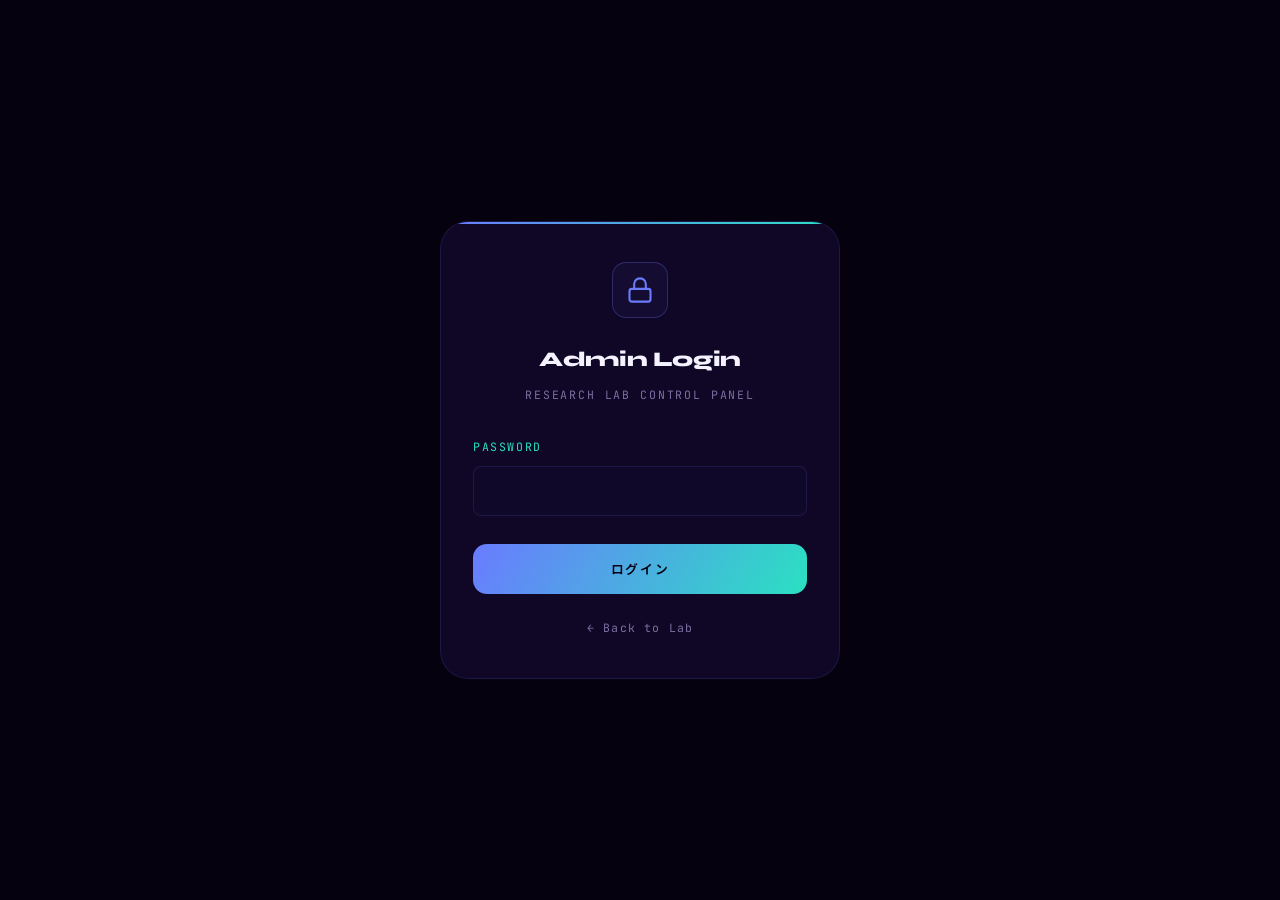
<file: admin/index.html>
<!DOCTYPE html>
<html lang="ja">
<head>
  <meta charset="UTF-8" />
  <meta name="viewport" content="width=device-width, initial-scale=1.0" />
  <title>Admin Login | るーとの研究室</title>
  <meta name="robots" content="noindex, nofollow" />
  <meta name="theme-color" content="#05010f" />
  <link rel="icon" href="/favicon.ico" />
  <link rel="preconnect" href="https://fonts.googleapis.com" />
  <link rel="preconnect" href="https://fonts.gstatic.com" crossorigin />
  <link rel="stylesheet" href="https://fonts.googleapis.com/css2?family=Syne:wght@700;800&family=JetBrains+Mono:wght@400;500&family=Noto+Sans+JP:wght@400;500&display=swap" />
  <link rel="stylesheet" href="/assets/css/variables.css" />
  <link rel="stylesheet" href="/assets/css/base.css" />
  <style>
    body {
      display: flex;
      align-items: center;
      justify-content: center;
      min-height: 100vh;
      padding: 24px;
    }

    .login-card {
      width: 100%;
      max-width: 400px;
      background: var(--bg-card);
      border: 1px solid var(--border);
      border-radius: var(--r-xl);
      backdrop-filter: blur(16px);
      -webkit-backdrop-filter: blur(16px);
      padding: 40px 32px;
      position: relative;
      overflow: hidden;
    }

    .login-card::before {
      content: "";
      position: absolute;
      top: 0; left: 0; right: 0;
      height: 2px;
      background: linear-gradient(90deg, var(--accent-blue), var(--accent-teal));
      border-radius: var(--r-xl) var(--r-xl) 0 0;
    }

    .login-icon {
      width: 56px;
      height: 56px;
      border-radius: var(--r-md);
      border: 1px solid var(--border-m);
      background: rgba(106, 123, 255,0.06);
      display: flex;
      align-items: center;
      justify-content: center;
      margin: 0 auto 24px;
      color: var(--accent-blue);
    }

    .login-icon svg { width: 28px; height: 28px; }

    .login-title {
      font-family: var(--font-display);
      font-size: 1.3rem;
      font-weight: 800;
      letter-spacing: -0.02em;
      text-align: center;
      color: var(--text-0);
      margin-bottom: 6px;
    }

    .login-sub {
      font-family: var(--font-mono);
      font-size: var(--fs-2xs);
      color: var(--text-2);
      letter-spacing: 0.16em;
      text-transform: uppercase;
      text-align: center;
      margin-bottom: 32px;
    }

    .login-row { margin-bottom: 20px; }

    .login-label {
      display: block;
      font-family: var(--font-mono);
      font-size: var(--fs-2xs);
      color: var(--accent-teal);
      letter-spacing: 0.14em;
      text-transform: uppercase;
      margin-bottom: 8px;
    }

    .login-input {
      width: 100%;
      background: rgba(106, 123, 255,0.02);
      border: 1px solid var(--border);
      border-radius: var(--r-sm);
      padding: 13px 16px;
      color: var(--text-0);
      font-size: var(--fs-base);
      outline: none;
      transition: border-color var(--t), box-shadow var(--t);
      min-height: 48px;
    }

    .login-input:focus {
      border-color: var(--accent-blue);
      box-shadow: 0 0 0 3px rgba(106, 123, 255,0.12);
    }

    .login-submit {
      width: 100%;
      padding: 14px;
      background: linear-gradient(120deg, var(--accent-blue), var(--accent-teal));
      color: var(--bg-0);
      border: none;
      border-radius: var(--r-md);
      font-family: var(--font-mono);
      font-size: var(--fs-xs);
      font-weight: 600;
      letter-spacing: 0.12em;
      text-transform: uppercase;
      cursor: pointer;
      min-height: 50px;
      transition: transform var(--t) var(--ease-spring), box-shadow var(--t);
      margin-top: 8px;
    }

    .login-submit:hover {
      transform: translateY(-2px);
      box-shadow: 0 12px 32px rgba(106, 123, 255,0.28);
    }

    .login-error {
      margin-top: 16px;
      padding: 12px 14px;
      background: rgba(248,113,113,0.06);
      border: 1px solid rgba(248,113,113,0.25);
      border-radius: var(--r-sm);
      color: #f87171;
      font-family: var(--font-mono);
      font-size: var(--fs-2xs);
      display: none;
    }

    .login-error.visible { display: block; }

    .login-back {
      display: block;
      text-align: center;
      margin-top: 24px;
      font-family: var(--font-mono);
      font-size: var(--fs-2xs);
      color: var(--text-2);
      letter-spacing: 0.1em;
      text-decoration: none;
      transition: color var(--t);
    }

    .login-back:hover { color: var(--accent-blue); }

    @media (max-width: 420px) {
      .login-card { padding: 28px 22px; }
    }
  </style>
</head>
<body>
  <div class="login-card">
    <div class="login-icon" aria-hidden="true">
      <svg viewBox="0 0 24 24" fill="none" stroke="currentColor" stroke-width="1.8" stroke-linecap="round">
        <rect x="3" y="11" width="18" height="11" rx="2"/>
        <path d="M7 11V7a5 5 0 0 1 10 0v4"/>
      </svg>
    </div>
    <h1 class="login-title">Admin Login</h1>
    <p class="login-sub">Research Lab Control Panel</p>

    <form id="login-form" novalidate>
      <div class="login-row">
        <label class="login-label" for="admin-password">Password</label>
        <input type="password" id="admin-password" class="login-input" autocomplete="current-password" required />
      </div>
      <button type="submit" class="login-submit">ログイン</button>
      <div class="login-error" id="login-error" role="alert">パスワードが正しくありません。</div>
    </form>

    <a href="/" class="login-back">← Back to Lab</a>
  </div>

  <script src="/admin/js/admin-auth.js"></script>
  <script>
  (function () {
    "use strict";
    var form = document.getElementById("login-form");
    var pwd  = document.getElementById("admin-password");
    var err  = document.getElementById("login-error");

    if (AdminAuth.isAuthenticated()) {
      window.location.href = "/admin/dashboard.html";
      return;
    }

    form.addEventListener("submit", function (e) {
      e.preventDefault();
      if (AdminAuth.login(pwd.value)) {
        window.location.href = "/admin/dashboard.html";
      } else {
        err.classList.add("visible");
        pwd.value = "";
        pwd.focus();
      }
    });
  })();
  </script>
</body>
</html>
</file>
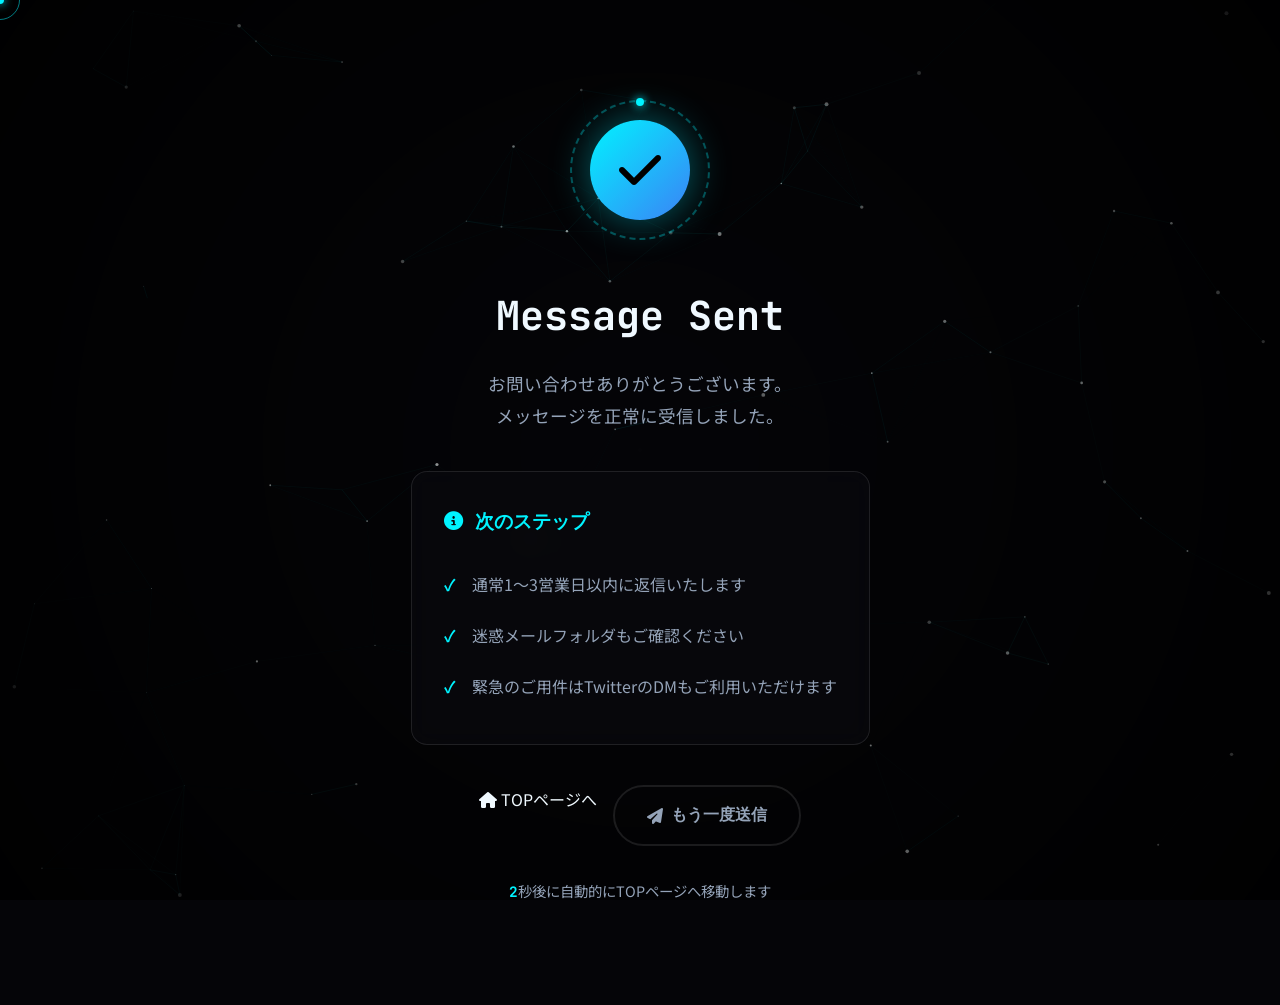
<file: contact-success.html>
<!DOCTYPE html>
<html lang="ja">
<head>
    <meta charset="UTF-8">
    <meta name="viewport" content="width=device-width, initial-scale=1.0">
    <title>送信完了 - るーとの研究室</title>
    <meta name="robots" content="noindex, nofollow">
    
    <link rel="icon" type="image/png" sizes="32x32" href="/favicon-32.png">
    <link rel="apple-touch-icon" sizes="180x180" href="/apple-touch-icon.png">
    
    <link rel="preconnect" href="https://fonts.googleapis.com">
    <link rel="preconnect" href="https://fonts.gstatic.com" crossorigin>
    <link href="https://fonts.googleapis.com/css2?family=JetBrains+Mono:wght@400;600;800&family=Noto+Sans+JP:wght@400;500;700&display=swap" rel="stylesheet">
    <link rel="stylesheet" href="https://cdnjs.cloudflare.com/ajax/libs/font-awesome/6.4.0/css/all.min.css">
    <link rel="stylesheet" href="css/common.css">
    
    <style>
        .success-container {
            max-width: 700px;
            margin: 0 auto;
            text-align: center;
            padding: 100px 24px;
        }

        .success-icon-wrapper {
            width: 140px;
            height: 140px;
            margin: 0 auto 40px;
            position: relative;
            display: flex;
            align-items: center;
            justify-content: center;
        }

        .success-icon {
            width: 100px;
            height: 100px;
            background: linear-gradient(135deg, var(--accent-cyan), var(--accent-blue));
            border-radius: 50%;
            display: flex;
            align-items: center;
            justify-content: center;
            animation: scaleIn 0.6s cubic-bezier(0.68, -0.55, 0.265, 1.55);
            box-shadow: 0 0 40px rgba(0, 243, 255, 0.4);
        }

        @keyframes scaleIn {
            from {
                transform: scale(0) rotate(-180deg);
                opacity: 0;
            }
            to {
                transform: scale(1) rotate(0deg);
                opacity: 1;
            }
        }

        .success-icon i {
            font-size: 3rem;
            color: #000;
        }

        .orbit-ring {
            position: absolute;
            width: 100%;
            height: 100%;
            border: 2px dashed rgba(0, 243, 255, 0.3);
            border-radius: 50%;
            animation: orbitRotate 8s linear infinite;
        }

        .orbit-ring::before {
            content: '';
            position: absolute;
            top: -4px;
            left: 50%;
            width: 8px;
            height: 8px;
            background: var(--accent-cyan);
            border-radius: 50%;
            box-shadow: 0 0 10px var(--accent-cyan);
            transform: translateX(-50%);
        }

        .success-container h1 {
            font-size: 2.5rem;
            color: var(--text-main);
            margin-bottom: 16px;
            font-family: var(--font-en);
            animation: fadeInUp 0.6s ease-out 0.2s both;
        }

        .success-message {
            font-size: 1.1rem;
            color: var(--text-sub);
            margin-bottom: 40px;
            line-height: 1.8;
            animation: fadeInUp 0.6s ease-out 0.3s both;
        }

        @keyframes fadeInUp {
            from {
                opacity: 0;
                transform: translateY(20px);
            }
            to {
                opacity: 1;
                transform: translateY(0);
            }
        }

        .info-box {
            background: var(--glass-bg);
            border: 1px solid var(--glass-border);
            border-radius: 16px;
            padding: 32px;
            margin-bottom: 40px;
            text-align: left;
            backdrop-filter: blur(12px);
            animation: fadeInUp 0.6s ease-out 0.4s both;
        }

        .info-box h3 {
            color: var(--accent-cyan);
            margin-bottom: 20px;
            display: flex;
            align-items: center;
            gap: 12px;
            font-size: 1.2rem;
        }

        .info-box ul {
            list-style: none;
            margin: 0;
            padding: 0;
        }

        .info-box li {
            padding: 12px 0;
            color: var(--text-sub);
            padding-left: 28px;
            position: relative;
            line-height: 1.7;
        }

        .info-box li::before {
            content: '✓';
            position: absolute;
            left: 0;
            color: var(--accent-cyan);
            font-weight: bold;
        }

        .btn-group {
            display: flex;
            gap: 16px;
            justify-content: center;
            flex-wrap: wrap;
            animation: fadeInUp 0.6s ease-out 0.5s both;
        }

        .btn-secondary {
            padding: 14px 32px;
            background: transparent;
            border: 2px solid var(--glass-border);
            color: var(--text-sub);
            border-radius: 50px;
            font-weight: 600;
            transition: all 0.3s var(--easing);
            font-family: var(--font-en);
            display: inline-flex;
            align-items: center;
            gap: 8px;
        }

        .btn-secondary:hover {
            border-color: var(--accent-cyan);
            color: var(--accent-cyan);
            box-shadow: 0 0 20px rgba(0, 243, 255, 0.2);
        }

        .countdown-text {
            margin-top: 32px;
            color: var(--text-sub);
            font-size: 0.9rem;
            animation: fadeInUp 0.6s ease-out 0.6s both;
        }

        .countdown-text span {
            color: var(--accent-cyan);
            font-weight: bold;
            font-family: var(--font-en);
        }

        @media (max-width: 768px) {
            .success-container {
                padding: 60px 24px;
            }

            .success-container h1 {
                font-size: 2rem;
            }

            .success-icon-wrapper {
                width: 120px;
                height: 120px;
            }

            .success-icon {
                width: 80px;
                height: 80px;
            }

            .success-icon i {
                font-size: 2.5rem;
            }

            .btn-group {
                flex-direction: column;
            }

            .btn-secondary {
                width: 100%;
                justify-content: center;
            }
        }
    </style>
</head>
<body class="loaded">
    <div class="cursor-dot" aria-hidden="true"></div>
    <div class="cursor-outline" aria-hidden="true"></div>
    
    <canvas id="star-canvas" aria-hidden="true"></canvas>
    <div class="cosmic-overlay" aria-hidden="true"></div>

    <main class="success-container">
        <div class="success-icon-wrapper">
            <div class="orbit-ring" aria-hidden="true"></div>
            <div class="success-icon">
                <i class="fa-solid fa-check" aria-hidden="true"></i>
            </div>
        </div>

        <h1 class="scramble-text" data-text="Message Sent">Message Sent</h1>
        
        <p class="success-message">
            お問い合わせありがとうございます。<br>
            メッセージを正常に受信しました。
        </p>

        <div class="info-box">
            <h3><i class="fa-solid fa-circle-info" aria-hidden="true"></i> 次のステップ</h3>
            <ul>
                <li>通常1〜3営業日以内に返信いたします</li>
                <li>迷惑メールフォルダもご確認ください</li>
                <li>緊急のご用件はTwitterのDMもご利用いただけます</li>
            </ul>
        </div>

        <div class="btn-group">
            <a href="/" class="btn-primary magnetic-target">
                <i class="fa-solid fa-house" aria-hidden="true"></i> TOPページへ
            </a>
            <a href="/contact.html" class="btn-secondary magnetic-target">
                <i class="fa-solid fa-paper-plane" aria-hidden="true"></i> もう一度送信
            </a>
        </div>

        <p class="countdown-text">
            <span id="countdown">5</span>秒後に自動的にTOPページへ移動します
        </p>
    </main>

    <script src="js/common.js"></script>
    <script>
        let countdown = 5;
        const countdownElement = document.getElementById('countdown');

        const timer = setInterval(() => {
            countdown--;
            countdownElement.textContent = countdown;

            if (countdown <= 0) {
                clearInterval(timer);
                window.location.href = '/';
            }
        }, 1000);
    </script>
</body>
</html>
</file>
<file: assets/css/variables.css>
:root {
  --bg-0: #05010f;
  --bg-1: #0a0322;
  --bg-2: #120a38;
  --bg-card: rgba(18, 9, 42, 0.85);
  --bg-card-hover: rgba(28, 14, 62, 0.95);
  --bg-glass: rgba(9, 3, 26, 0.72);

  --accent-blue: #6a7bff;
  --accent-teal: #2be0c2;
  --accent-purple: #d857ff;
  --accent-amber: #ffc069;

  --text-0: #f5f2ff;
  --text-1: #ab9fd4;
  --text-2: #7c6fa3;

  --border: rgba(106, 123, 255, 0.14);
  --border-m: rgba(106, 123, 255, 0.28);
  --border-hover: rgba(106, 123, 255, 0.55);
  --glow-blue: rgba(106, 123, 255, 0.18);
  --glow-teal: rgba(43, 224, 194, 0.18);
  --glow-purple: rgba(216, 87, 255, 0.18);
  --glow-amber: rgba(255, 192, 105, 0.16);

  --nebula-gradient: radial-gradient(circle at 30% 20%, rgba(216, 87, 255, 0.16), transparent 55%),
    radial-gradient(circle at 75% 60%, rgba(106, 123, 255, 0.14), transparent 55%),
    radial-gradient(circle at 50% 100%, rgba(43, 224, 194, 0.10), transparent 60%);

  --font-display: "Syne", "Noto Sans JP", sans-serif;
  --font-mono: "JetBrains Mono", "Noto Sans JP", monospace;
  --font-body: "Noto Sans JP", sans-serif;

  --fs-2xs: 0.72rem;
  --fs-xs:  0.80rem;
  --fs-sm:  0.88rem;
  --fs-base:0.95rem;
  --fs-md:  1.05rem;
  --fs-lg:  1.25rem;

  /*
    letter-spacingスケール:
    monoフォント中心に過剰なトラッキング(0.2〜0.3em)を多用していたため
    可読性重視で全体を縮小。英単語ラベルでも自然に読めるレベルに統一。
  */
  --ls-tight:  0.02em;
  --ls-normal: 0.04em;
  --ls-wide:   0.07em;
  --ls-label:  0.10em;

  --r-xs: 4px;
  --r-sm: 8px;
  --r-md: 14px;
  --r-lg: 22px;
  --r-xl: 28px;
  --r-2xl: 40px;

  --ease: cubic-bezier(0.25, 0.46, 0.45, 0.94);
  --ease-spring: cubic-bezier(0.34, 1.56, 0.64, 1);
  --ease-out: cubic-bezier(0.16, 1, 0.3, 1);

  --t: 0.28s;
  --t-fast: 0.16s;
  --t-slow: 0.5s;

  --nav-h: 64px;
  --container-max: 1120px;
  --container-pad: clamp(18px, 5vw, 64px);

  --z-bg: 0;
  --z-base: 1;
  --z-card: 10;
  --z-nav: 500;
  --z-modal: 800;
  --z-toast: 900;
  --z-cursor: 9999;
  --z-progress: 9998;
}

@media (max-width: 480px) {
  :root { --nav-h: 58px; }
}

@media (prefers-reduced-motion: reduce) {
  *, *::before, *::after {
    animation-duration: 0.01ms !important;
    animation-iteration-count: 1 !important;
    transition-duration: 0.01ms !important;
  }
}
</file>
<file: assets/css/base.css>
*, *::before, *::after {
  box-sizing: border-box;
  margin: 0;
  padding: 0;
}

html {
  scroll-behavior: smooth;
  font-size: 16px;
  -webkit-text-size-adjust: 100%;
  text-size-adjust: 100%;
}

/*
  レスポンシブ基準フォントサイズの段階的縮小。
  768px(タブレット)、600px(大型スマホ)、400px(小型スマホ)の
  3段階で読みやすさを最優先に調整する。
*/
@media (max-width: 768px) {
  html { font-size: 16px; }
}

@media (max-width: 600px) {
  html { font-size: 15.5px; }
}

@media (max-width: 400px) {
  html { font-size: 15px; }
}

body {
  background: var(--bg-0);
  color: var(--text-0);
  font-family: var(--font-body);
  font-size: var(--fs-base);
  line-height: 1.75;
  overflow-x: hidden;
  -webkit-font-smoothing: antialiased;
  -moz-osx-font-smoothing: grayscale;
  min-height: 100vh;
  text-rendering: optimizeLegibility;
}

/*
  英数字部分の可読性向上:
  font-feature-settingsでリガチャ・等幅数字を有効化し、
  JetBrains Monoの本来の可読性を引き出す。
*/
.font-mono,
[class*="-mono"],
code, pre {
  font-feature-settings: "liga" 1, "calt" 1, "zero" 1;
}

p { font-size: var(--fs-base); line-height: 1.8; }

a {
  color: inherit;
  text-decoration: none;
}

img {
  max-width: 100%;
  display: block;
}

ul, ol {
  list-style: none;
}

button {
  font-family: inherit;
  cursor: pointer;
}

input, textarea, select {
  font-family: inherit;
  font-size: var(--fs-base);
}

::-webkit-scrollbar {
  width: 4px;
}

::-webkit-scrollbar-track {
  background: var(--bg-0);
}

::-webkit-scrollbar-thumb {
  background: var(--border-m);
  border-radius: 99px;
}

::-webkit-scrollbar-thumb:hover {
  background: var(--accent-blue);
}

:focus-visible {
  outline: 2px solid var(--accent-blue);
  outline-offset: 3px;
  border-radius: 4px;
}

.sr-only {
  position: absolute;
  width: 1px;
  height: 1px;
  padding: 0;
  margin: -1px;
  overflow: hidden;
  clip: rect(0, 0, 0, 0);
  white-space: nowrap;
  border: 0;
}

.skip-link {
  position: fixed;
  top: -100%;
  left: 16px;
  z-index: var(--z-cursor);
  background: var(--accent-blue);
  color: var(--bg-0);
  padding: 10px 20px;
  border-radius: 0 0 var(--r-md) var(--r-md);
  font-family: var(--font-mono);
  font-size: var(--fs-xs);
  letter-spacing: var(--ls-normal);
  font-weight: 600;
  transition: top 0.2s var(--ease);
}

.skip-link:focus {
  top: 0;
  outline: none;
}

#scroll-progress {
  position: fixed;
  top: 0;
  left: 0;
  z-index: var(--z-progress);
  height: 2px;
  width: 0%;
  background: linear-gradient(90deg,
    var(--accent-blue) 0%,
    var(--accent-teal) 50%,
    var(--accent-purple) 100%
  );
  transition: width 0.1s linear;
  box-shadow: 0 0 8px rgba(106, 123, 255,0.6);
  pointer-events: none;
}

#cursor-dot {
  position: fixed;
  pointer-events: none;
  z-index: var(--z-cursor);
  width: 6px;
  height: 6px;
  border-radius: 50%;
  background: var(--accent-blue);
  box-shadow: 0 0 10px var(--accent-blue), 0 0 20px rgba(106, 123, 255,0.4);
  transform: translate(-50%, -50%);
  will-change: left, top;
  opacity: 0;
  transition: width var(--t-fast) var(--ease),
              height var(--t-fast) var(--ease),
              background var(--t-fast),
              opacity 0.3s;
}

#cursor-ring {
  position: fixed;
  pointer-events: none;
  z-index: calc(var(--z-cursor) - 1);
  width: 36px;
  height: 36px;
  border-radius: 50%;
  border: 1px solid rgba(106, 123, 255,0.45);
  transform: translate(-50%, -50%);
  will-change: left, top;
  opacity: 0;
  transition: width 0.22s var(--ease),
              height 0.22s var(--ease),
              border-color 0.22s,
              opacity 0.3s;
}

#cursor-dot.ready  { opacity: 1; }
#cursor-ring.ready { opacity: 1; }
#cursor-dot.hover  { width: 10px; height: 10px; background: var(--accent-teal); }
#cursor-ring.hover { width: 54px; height: 54px; border-color: rgba(43, 224, 194,0.5); }
#cursor-dot.clicking  { width: 4px; height: 4px; }
#cursor-ring.clicking { width: 28px; height: 28px; }

@media (hover: none), (pointer: coarse) {
  #cursor-dot, #cursor-ring { display: none !important; }
}

#star-canvas {
  position: fixed;
  inset: 0;
  z-index: var(--z-bg);
  pointer-events: none;
  display: block;
}

@media (max-width: 600px) {
  #star-canvas { display: none; }
}

.aurora-bg {
  position: fixed;
  inset: 0;
  z-index: var(--z-bg);
  pointer-events: none;
  overflow: hidden;
  background: var(--bg-0);
}

.aurora-bg::after {
  content: '';
  position: absolute;
  inset: 0;
  background: radial-gradient(ellipse at 50% 0%, transparent 0%, var(--bg-0) 78%);
  pointer-events: none;
}

.aurora-orb {
  position: absolute;
  border-radius: 50%;
  filter: blur(110px);
  opacity: 0;
  mix-blend-mode: screen;
  animation:
    auroraOrbDrift 30s ease-in-out infinite alternate,
    auroraOrbIn 3s ease forwards;
}

/* nebula gas-cloud palette: violet-blue -> teal -> magenta -> gold -> deep indigo */
.aurora-orb:nth-child(1) {
  width: 760px; height: 760px;
  background: radial-gradient(circle, rgba(106, 123, 255,.26) 0%, transparent 65%);
  top: -260px; right: -200px;
  animation-duration: 24s, 3s;
  animation-delay: 0.3s, 0.3s;
}

.aurora-orb:nth-child(2) {
  width: 600px; height: 600px;
  background: radial-gradient(circle, rgba(43, 224, 194,.20) 0%, transparent 65%);
  bottom: 6%; left: -220px;
  animation-duration: 32s, 3s;
  animation-delay: -12s, 0s;
}

.aurora-orb:nth-child(3) {
  width: 480px; height: 480px;
  background: radial-gradient(circle, rgba(216, 87, 255,.22) 0%, transparent 65%);
  top: 46%; left: 54%;
  animation-duration: 40s, 3s;
  animation-delay: -20s, 0s;
}

.aurora-orb:nth-child(4) {
  width: 340px; height: 340px;
  background: radial-gradient(circle, rgba(255, 192, 105,.14) 0%, transparent 65%);
  top: 26%; right: 18%;
  animation-duration: 46s, 3s;
  animation-delay: -8s, 0s;
}

.aurora-orb:nth-child(5) {
  width: 420px; height: 420px;
  background: radial-gradient(circle, rgba(106, 123, 255,.16) 0%, transparent 65%);
  bottom: 22%; right: 8%;
  animation-duration: 36s, 3s;
  animation-delay: -26s, 0.6s;
}

@media (max-width: 768px) {
  .aurora-orb { filter: blur(46px); }
  .aurora-orb:nth-child(1) { width: 380px; height: 380px; }
  .aurora-orb:nth-child(2) { width: 320px; height: 320px; }
  .aurora-orb:nth-child(3),
  .aurora-orb:nth-child(4),
  .aurora-orb:nth-child(5) { display: none; }
}

@keyframes auroraOrbDrift {
  0%   { transform: translate(0, 0) scale(1); }
  50%  { transform: translate(34px, -24px) scale(1.1); }
  100% { transform: translate(56px, 44px) scale(1.18); }
}

@keyframes auroraOrbIn {
  to { opacity: 1; }
}

.noise-overlay {
  position: fixed;
  inset: 0;
  z-index: var(--z-bg);
  pointer-events: none;
  background-image: url("data:image/svg+xml,%3Csvg viewBox='0 0 256 256' xmlns='http://www.w3.org/2000/svg'%3E%3Cfilter id='n'%3E%3CfeTurbulence type='fractalNoise' baseFrequency='0.9' numOctaves='4' stitchTiles='stitch'/%3E%3C/filter%3E%3Crect width='100%25' height='100%25' filter='url(%23n)'/%3E%3C/svg%3E");
  opacity: 0.022;
  mix-blend-mode: overlay;
}

@media (max-width: 600px) {
  .noise-overlay { display: none; }
}

.grid-overlay {
  position: fixed;
  inset: 0;
  z-index: var(--z-bg);
  pointer-events: none;
  background-image:
    linear-gradient(rgba(106, 123, 255,.018) 1px, transparent 1px),
    linear-gradient(90deg, rgba(106, 123, 255,.018) 1px, transparent 1px);
  background-size: 72px 72px;
}

@media (max-width: 600px) {
  .grid-overlay { display: none; }
}

.container {
  width: 100%;
  max-width: var(--container-max);
  margin: 0 auto;
  padding: 0 var(--container-pad);
}

.reveal {
  opacity: 0;
  transform: translateY(24px);
  transition:
    opacity var(--t-slow) var(--ease-out),
    transform var(--t-slow) var(--ease-out);
}

.reveal.visible {
  opacity: 1;
  transform: translateY(0);
}

.reveal.d1 { transition-delay: 0.05s; }
.reveal.d2 { transition-delay: 0.10s; }
.reveal.d3 { transition-delay: 0.15s; }
.reveal.d4 { transition-delay: 0.20s; }
.reveal.d5 { transition-delay: 0.25s; }

@media (max-width: 600px) {
  .reveal { transition-duration: 0.4s; }
  .reveal.d1 { transition-delay: 0.03s; }
  .reveal.d2 { transition-delay: 0.06s; }
  .reveal.d3 { transition-delay: 0.09s; }
  .reveal.d4 { transition-delay: 0.12s; }
  .reveal.d5 { transition-delay: 0.15s; }
}

.glass-card {
  background: var(--bg-card);
  border: 1px solid var(--border);
  border-radius: var(--r-xl);
  backdrop-filter: blur(16px);
  -webkit-backdrop-filter: blur(16px);
  transition:
    border-color var(--t),
    background var(--t),
    box-shadow var(--t),
    transform var(--t) var(--ease);
}

@media (max-width: 768px) {
  .glass-card { backdrop-filter: blur(8px); -webkit-backdrop-filter: blur(8px); }
}

.glass-card:hover {
  border-color: var(--border-m);
  background: var(--bg-card-hover);
}

.badge {
  display: inline-flex;
  align-items: center;
  font-family: var(--font-mono);
  font-size: var(--fs-2xs);
  letter-spacing: var(--ls-label);
  text-transform: uppercase;
  border: 1px solid rgba(43, 224, 194,0.28);
  color: var(--accent-teal);
  padding: 5px 14px;
  border-radius: 99px;
  white-space: nowrap;
}

.page-title {
  font-family: var(--font-display);
  font-size: clamp(1.9rem, 5vw, 3.5rem);
  font-weight: 800;
  letter-spacing: -0.02em;
  line-height: 1.18;
}

.page-title em {
  font-style: normal;
  background: linear-gradient(100deg, var(--accent-blue) 0%, var(--accent-purple) 55%, var(--accent-teal) 100%);
  background-clip: text;
  -webkit-background-clip: text;
  -webkit-text-fill-color: transparent;
  color: var(--accent-blue);
}

.btn {
  display: inline-flex;
  align-items: center;
  gap: 8px;
  padding: 11px 22px;
  border-radius: var(--r-sm);
  font-family: var(--font-mono);
  font-size: var(--fs-xs);
  letter-spacing: var(--ls-wide);
  font-weight: 500;
  transition: all var(--t) var(--ease-spring);
  min-height: 44px;
  cursor: pointer;
  border: none;
}

.btn-primary {
  background: rgba(106, 123, 255, 0.14);
  border: 1px solid rgba(106, 123, 255, 0.40);
  color: var(--accent-blue);
}

.btn-primary:hover {
  background: rgba(106, 123, 255, 0.24);
  border-color: var(--accent-blue);
  transform: translateY(-2px);
  box-shadow: 0 6px 20px rgba(106, 123, 255, 0.24);
}

.btn-ghost {
  background: transparent;
  border: 1px solid var(--border-m);
  color: var(--text-1);
}

.btn-ghost:hover {
  border-color: var(--border-hover);
  color: var(--text-0);
}

main {
  position: relative;
  z-index: var(--z-base);
}

footer {
  position: relative;
  z-index: var(--z-base);
}

header {
  position: relative;
  z-index: var(--z-nav);
}

/*
  ==========================================================
  グローバル letter-spacing 是正レイヤー
  ==========================================================
  各ページのインラインCSSで個別に letter-spacing: 0.10em〜0.30em が
  多数指定されているため、ここで font-mono を使う要素全般に対し
  上限を再設定して可読性を底上げする。
  個別ページのインライン指定が後勝ちする箇所もあるため、
  根本対応は各ページ側でも var(--ls-*) への置き換えを推奨。
*/
[style*="letter-spacing"] {
  /* インライン指定があっても read-only な参考用クラスは影響しない。
     実際の上書きは各ページ側のCSSで var(--ls-label) 等を使うことで行う。 */
}

.nav-links a,
.nav-mobile a,
.footer-links a,
.filter-btn,
.tab-btn {
  letter-spacing: var(--ls-label) !important;
}

.page-eyebrow-text,
.section-label,
.card-room,
.card-subcat,
.article-cat-badge,
.catalog-type,
.sim-card-label,
.log-type-badge {
  letter-spacing: var(--ls-wide) !important;
}

/*
  ==========================================================
  レスポンシブ・タイポグラフィ調整（全ページ共通）
  ==========================================================
*/
@media (max-width: 768px) {
  h1, h2, h3 { word-break: break-word; overflow-wrap: break-word; }
}

@media (max-width: 480px) {
  .container { padding: 0 16px; }
}
</file>
<file: css/common.css>
:root {
    --bg-deep: #050508;
    --bg-accent: #0f172a;
    --text-main: #f0f9ff;
    --text-sub: #94a3b8;
    --accent-cyan: #00f3ff;
    --accent-blue: #3b82f6;
    --accent-purple: #bd00ff;
    --glass-bg: rgba(10, 10, 15, 0.6);
    --glass-border: rgba(255, 255, 255, 0.1);
    --glass-highlight: rgba(255, 255, 255, 0.15);
    --nav-height: 70px;
    --font-jp: 'Noto Sans JP', sans-serif;
    --font-en: 'JetBrains Mono', monospace;
    --easing: cubic-bezier(0.23, 1, 0.32, 1);
}

* {
    box-sizing: border-box;
    margin: 0;
    padding: 0;
    cursor: none;
}

::selection {
    background: var(--accent-cyan);
    color: #000;
}

body {
    background-color: var(--bg-deep);
    color: var(--text-main);
    font-family: var(--font-jp);
    line-height: 1.8;
    min-height: 100vh;
    display: flex;
    flex-direction: column;
    overflow-x: hidden;
    position: relative;
    opacity: 0;
    transition: opacity 0.5s ease;
}

body.loaded {
    opacity: 1;
}

h1, h2, h3, .nav-logo, .tagline, .work-link-arrow, .scramble-text {
    font-family: var(--font-en);
}

a, button {
    text-decoration: none;
    color: inherit;
    transition: all 0.3s var(--easing);
    cursor: none;
    position: relative;
}

#star-canvas {
    position: fixed;
    top: 0;
    left: 0;
    width: 100%;
    height: 100%;
    z-index: -2;
}

.cosmic-overlay {
    position: fixed;
    top: 0;
    left: 0;
    width: 100%;
    height: 100%;
    background: radial-gradient(circle at center, transparent 0%, #000 120%);
    z-index: -1;
    pointer-events: none;
}

.cursor-dot,
.cursor-outline {
    position: fixed;
    top: 0;
    left: 0;
    transform: translate(-50%, -50%);
    border-radius: 50%;
    z-index: 9999;
    pointer-events: none;
    will-change: transform, width, height;
}

.cursor-dot {
    width: 8px;
    height: 8px;
    background-color: var(--accent-cyan);
    box-shadow: 0 0 10px var(--accent-cyan);
}

.cursor-outline {
    width: 40px;
    height: 40px;
    border: 1px solid rgba(0, 243, 255, 0.5);
    transition: width 0.2s, height 0.2s, background-color 0.2s, border-color 0.2s;
}

body.hover-magnet .cursor-outline {
    width: 60px;
    height: 60px;
    background-color: rgba(0, 243, 255, 0.05);
    border-color: var(--accent-cyan);
    mix-blend-mode: screen;
}

.loading-screen {
    position: fixed;
    top: 0;
    left: 0;
    width: 100%;
    height: 100%;
    background: #000;
    z-index: 99999;
    display: flex;
    justify-content: center;
    align-items: center;
    transition: transform 0.8s cubic-bezier(0.76, 0, 0.24, 1);
}

.loading-screen.hidden {
    transform: translateY(-100%);
}

.loading-content {
    display: flex;
    flex-direction: column;
    align-items: center;
    gap: 20px;
}

.loading-logo {
    font-size: 2rem;
    color: var(--text-main);
    display: flex;
    align-items: center;
    gap: 15px;
}

.loading-logo i {
    color: var(--accent-cyan);
    font-size: 2.5rem;
    filter: drop-shadow(0 0 10px var(--accent-cyan));
}

.loading-bar {
    width: 200px;
    height: 2px;
    background: rgba(255,255,255,0.1);
    border-radius: 2px;
    overflow: hidden;
}

.loading-progress {
    width: 0%;
    height: 100%;
    background: var(--accent-cyan);
    box-shadow: 0 0 10px var(--accent-cyan);
    transition: width 0.5s ease;
}

nav {
    position: fixed;
    top: 0;
    left: 0;
    width: 100%;
    height: var(--nav-height);
    background: rgba(5, 5, 8, 0.7);
    backdrop-filter: blur(20px);
    -webkit-backdrop-filter: blur(20px);
    border-bottom: 1px solid var(--glass-border);
    z-index: 1000;
    transition: all 0.3s ease;
}

nav.scrolled {
    background: rgba(5, 5, 8, 0.95);
    height: 60px;
    border-bottom: 1px solid rgba(0, 243, 255, 0.1);
}

.nav-container {
    max-width: 1200px;
    height: 100%;
    margin: 0 auto;
    padding: 0 24px;
    display: flex;
    justify-content: space-between;
    align-items: center;
}

.nav-logo {
    font-size: 1.5rem;
    font-weight: 800;
    color: var(--text-main);
    display: flex;
    align-items: center;
    gap: 12px;
}

.nav-logo i {
    color: var(--accent-cyan);
    animation: glowPulse 3s infinite;
}

.nav-links {
    display: flex;
    gap: 32px;
    align-items: center;
}

.nav-links li {
    display: flex;
    align-items: center;
}

.menu-close {
    display: none;
    position: absolute;
    top: 20px;
    right: 20px;
    background: none;
    border: none;
    font-size: 2rem;
    color: var(--text-main);
    z-index: 1001;
}

.nav-links a {
    color: var(--text-sub);
    font-weight: 600;
    font-size: 0.9rem;
    position: relative;
    padding: 5px 0;
    letter-spacing: 0.05em;
    transition: all 0.3s;
}

.nav-links a:hover, .nav-links a.active {
    color: var(--accent-cyan);
    text-shadow: 0 0 8px var(--accent-cyan);
}

.nav-links a::after {
    content: '';
    position: absolute;
    bottom: 0;
    left: 0;
    width: 0;
    height: 2px;
    background: var(--accent-cyan);
    box-shadow: 0 0 10px var(--accent-cyan);
    transition: width 0.3s var(--easing);
}

.nav-links a:hover::after, .nav-links a.active::after {
    width: 100%;
}

.menu-toggle {
    display: none;
    background: none;
    border: none;
    color: var(--text-main);
    font-size: 1.5rem;
}

.container {
    width: 100%;
    max-width: 1100px;
    margin: 0 auto;
    padding: calc(var(--nav-height) + 60px) 24px 80px;
    flex: 1;
}

.card-glass {
    background: var(--glass-bg);
    border: 1px solid var(--glass-border);
    border-radius: 20px;
    backdrop-filter: blur(12px);
    -webkit-backdrop-filter: blur(12px);
    box-shadow: 0 8px 32px 0 rgba(0, 0, 0, 0.3);
    transition: all 0.4s var(--easing);
    position: relative;
    overflow: hidden;
}

.card-glass::before {
    content: '';
    position: absolute;
    top: 0; left: -100%;
    width: 50%;
    height: 100%;
    background: linear-gradient(90deg, transparent, rgba(255,255,255,0.05), transparent);
    transform: skewX(-25deg);
    transition: 0.5s;
}

.card-glass:hover::before {
    left: 200%;
    transition: 0.7s;
}

.card-glass:hover {
    border-color: rgba(0, 243, 255, 0.3);
    box-shadow: 0 0 30px rgba(0, 243, 255, 0.1);
}

footer {
    border-top: 1px solid var(--glass-border);
    background: rgba(2, 2, 3, 0.8);
    backdrop-filter: blur(10px);
    padding: 60px 24px 40px;
    margin-top: auto;
}

.footer-content {
    max-width: 1100px;
    margin: 0 auto;
    text-align: center;
}

.footer-links {
    display: flex;
    justify-content: center;
    flex-wrap: wrap;
    gap: 24px;
    margin-bottom: 32px;
}

.footer-links a {
    color: var(--text-sub);
    font-size: 0.9rem;
    transition: all 0.3s;
}

.footer-links a:hover {
    color: var(--accent-cyan);
    text-shadow: 0 0 10px var(--accent-cyan);
}

.copyright {
    color: var(--text-sub);
    font-size: 0.8rem;
    opacity: 0.5;
    font-family: var(--font-en);
}

.scroll-reveal {
    opacity: 0;
    transform: translateY(50px) scale(0.95);
    transition: opacity 0.8s var(--easing), transform 0.8s var(--easing);
}

.scroll-reveal.visible {
    opacity: 1;
    transform: translateY(0) scale(1);
}

@keyframes glowPulse {
    0%, 100% { filter: drop-shadow(0 0 2px var(--accent-cyan)); }
    50% { filter: drop-shadow(0 0 8px var(--accent-cyan)); }
}

@media (max-width: 768px) {
    .menu-toggle {
        display: block;
    }
    
    .nav-links {
        position: fixed;
        top: 0;
        right: -100%;
        width: 100%;
        height: 100vh;
        background: rgba(5, 5, 8, 0.98);
        backdrop-filter: blur(20px);
        flex-direction: column;
        justify-content: center;
        align-items: center;
        transition: right 0.4s var(--easing);
        z-index: 999;
    }
    
    .nav-links.active {
        right: 0;
    }
    
    .menu-close {
        display: block;
    }
    
    .nav-links a {
        font-size: 1.4rem;
        padding: 20px;
        width: 100%;
        text-align: center;
    }

    .cursor-dot, .cursor-outline {
        display: none;
    }
    
    * {
        cursor: auto;
    }
}
</file>
